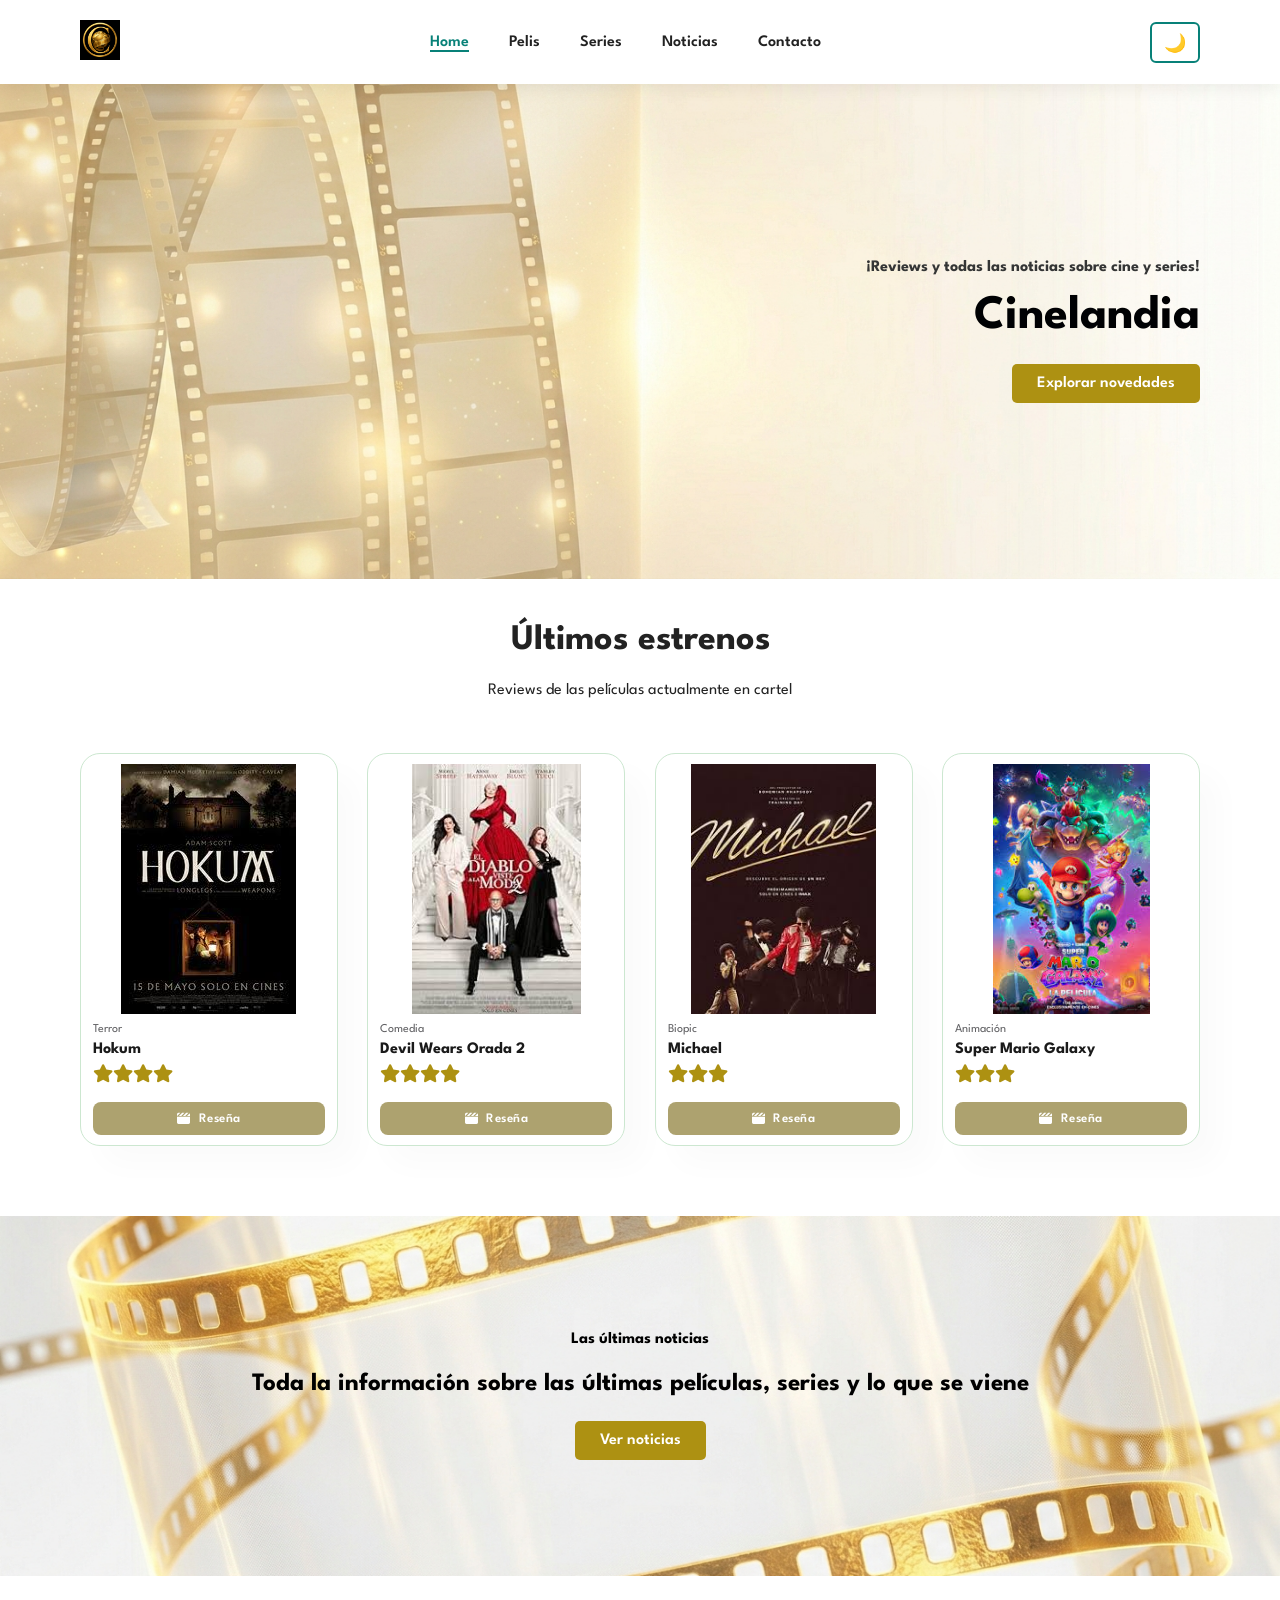
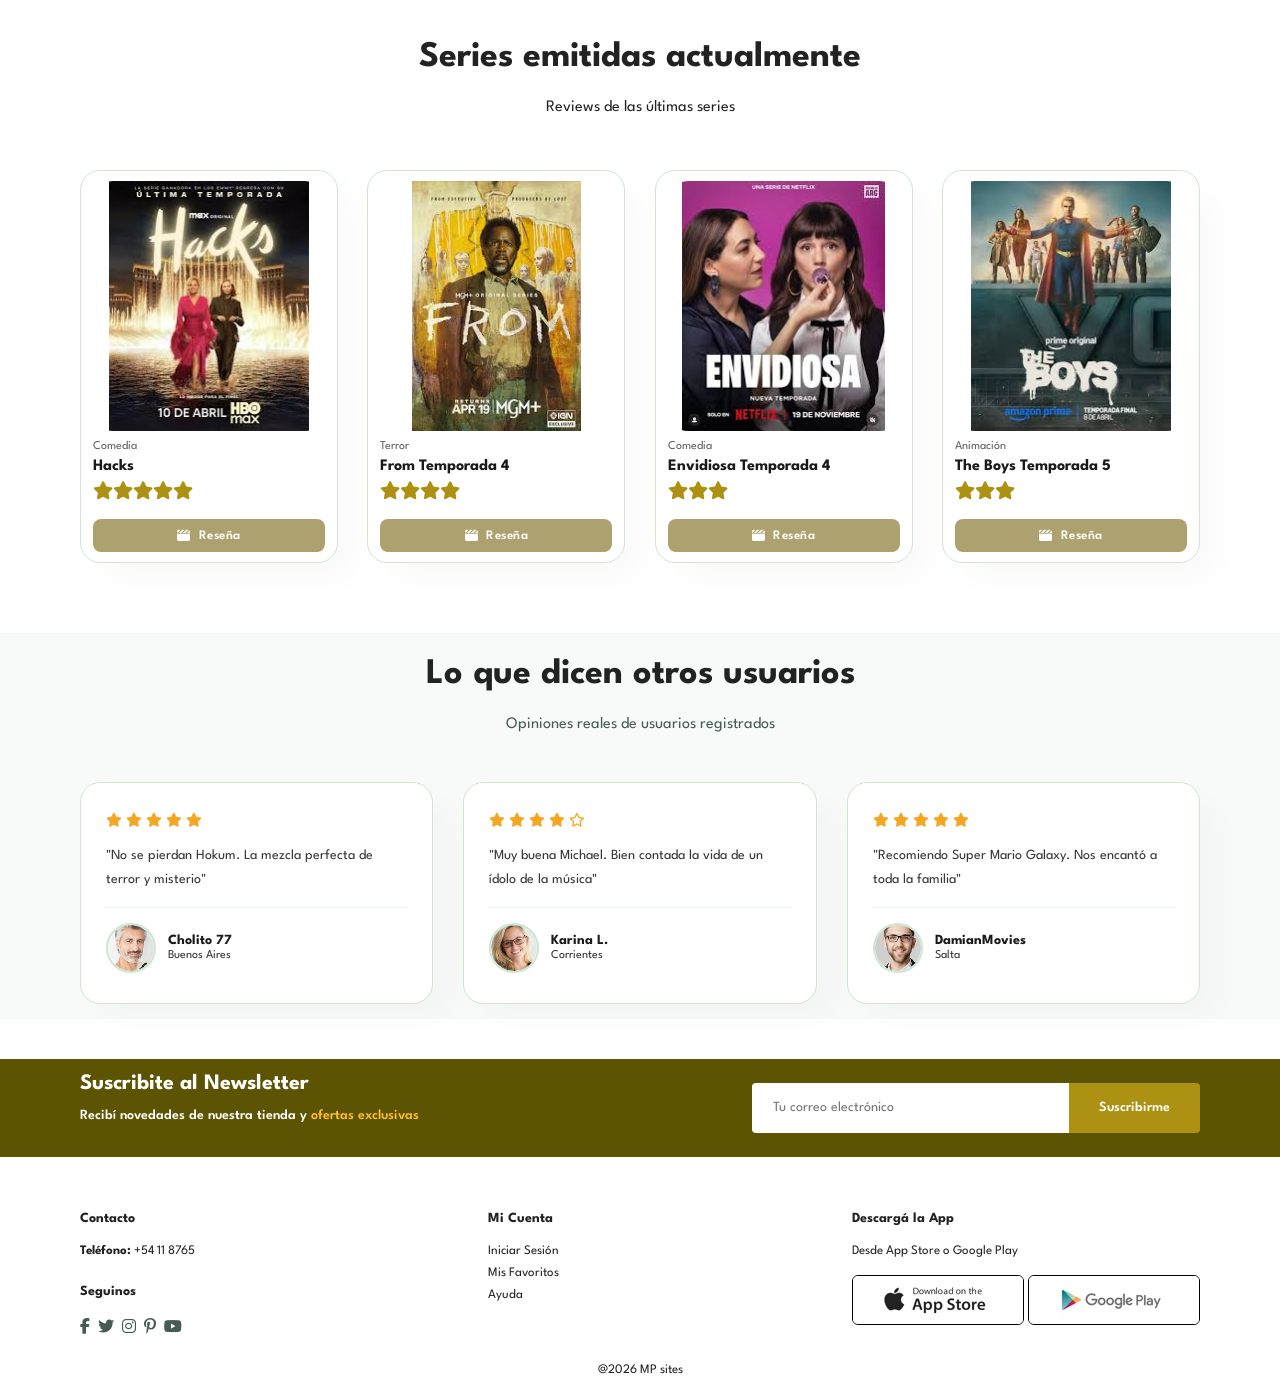
<file: index.html>
<!DOCTYPE html>
<html lang="es">

<head>
    <meta charset="UTF-8">
    <meta http-equiv="X-UA-Compatible" content="IE=edge">
    <meta name="viewport" content="width=device-width, initial-scale=1.0">
    <meta property="og:title" content="Cinelandia">
    <meta property="og:image" content="img/hero_banner_image.png">
    <meta name="description" content="Cinelandia. Descubrí películas, series y noticias del mundo del cine.">
    <title>Cinelandia - Home</title>
    <!-- Font Awesome: librería de íconos -->
    <link rel="stylesheet" href="https://cdnjs.cloudflare.com/ajax/libs/font-awesome/6.5.2/css/all.min.css">
    <!-- Hoja de estilos principal -->
    <link rel="stylesheet" href="styles.css">
</head>

<body>

        <!-- ==================== HEADER ==================== -->
    <!-- Barra de navegación fija en la parte superior -->
    <header class="header">
        <a href="index.html">
            <img src="img/logo_cinelandia.png" class="logo" alt="Logo Cinelandia" width="40px" height="40px">
        </a>
        <div>
            <ul id="navbar" class="navbar">
              <li><a class="active"href="index.html">Home</a></li>
              <li><a href="pelis/pelis.html">Pelis</a></li>
              <li><a href="series/series.html">Series</a></li>
              <li><a href="noticias/noticias.html">Noticias</a></li>
              <li><a href="contacto/contacto.html">Contacto</a></li>
            </ul>
        </div>
            <button
            id="darkModeBtn"
            class="dark-btn"
            aria-label="Modo oscuro">
            🌙
            </button>
        <!-- Versión mobile: ícono hamburguesa -->
        <div class="mobile">
            <a href="pages/carrito.html">
                <i class="fa fa-shopping-bag" aria-hidden="true"></i>
            </a>
            <i id="bar" class="fas fa-bars"></i>
        </div>
    </header>

    <main>

        <!-- ==================== HERO ==================== -->
        <!-- Sección principal con imagen de fondo y llamada a la acción -->
        <section class="hero">
            <div class="hero-content">
                <h4>¡Reviews y todas las noticias sobre cine y series!</h4>
                <h1>Cinelandia</h1>
                <a href="noticias/noticias.html" class="btn-noticias">Explorar novedades</a>
            </div>
        </section>

        <!-- ==================== PELICULAS ==================== -->
        <!-- Sección de peliculas destacadas usando Flexbox -->
        <section class="section-productos section-p1">
            <h2>Últimos estrenos</h2>
            <p>Reviews de las películas actualmente en cartel</p>
            <div class="productos-container">

                <!-- Card de producto -->
                <div class="producto">
                    <img src="img/productos/Hokum.jpg" alt="Hokum">
                    <div class="producto-descripcion">
                        <span>Terror</span>
                        <h5>Hokum</h5>
                        <h4><i class="fa-solid fa-star"></i><i class="fa-solid fa-star"></i><i class="fa-solid fa-star"></i><i class="fa-solid fa-star"></i></h4>
                    </div>
                    <a href="#" class="carrito">
                        <i class="fa-solid fa-clapperboard"></i> Reseña
                    </a>
                </div>

                <div class="producto">
                    <img src="img/productos/DevilWearsPrada2.jpg" alt="Devil Wears Prada 2">
                    <div class="producto-descripcion">
                        <span>Comedia</span>
                        <h5>Devil Wears Orada 2</h5>
                        <h4><i class="fa-solid fa-star"></i><i class="fa-solid fa-star"></i><i class="fa-solid fa-star"></i><i class="fa-solid fa-star"></i></h4>
                    </div>
                    <a href="#" class="carrito">
                        <i class="fa-solid fa-clapperboard"></i> Reseña
                    </a>
                </div>

                <div class="producto">
                    <img src="img/productos/Michael.jpg" alt="Michael">
                    <div class="producto-descripcion">
                        <span>Biopic</span>
                        <h5>Michael</h5>
                        <h4><i class="fa-solid fa-star"></i><i class="fa-solid fa-star"></i><i class="fa-solid fa-star"></i></h4>
                    </div>
                    <a href="#" class="carrito">
                        <i class="fa-solid fa-clapperboard"></i> Reseña
                    </a>
                </div>

                <div class="producto">
                    <img src="img/productos/SuperMarioGalaxy.jpg" alt="Super Mario Galaxy">
                    <div class="producto-descripcion">
                        <span>Animación</span>
                        <h5>Super Mario Galaxy</h5>
                        <h4><i class="fa-solid fa-star"></i><i class="fa-solid fa-star"></i><i class="fa-solid fa-star"></i></h4>
                    </div>
                    <a href="#" class="carrito">
                        <i class="fa-solid fa-clapperboard"></i> Reseña
                    </a>
                </div>
            </div>
        </section>

        <!-- ==================== BANNER ==================== -->
        <!-- Sección promocional sobre las noticias con imagen de fondo -->
        <section class="banner section-m1">
            <h4>Las últimas noticias</h4>
            <h2>Toda la información sobre las últimas películas, series y lo que se viene</h2>
            <a href="noticias/noticias.html" class="btn-noticias">Ver noticias</a>
        </section>

        <!-- ==================== SERIES ==================== -->
        <!-- Sección de series destacadas usando Flexbox -->
        <section class="section-productos section-p2">
            <h2>Series emitidas actualmente</h2>
            <p>Reviews de las últimas series</p>
            <div class="productos-container">

                <!-- Card de producto -->
                <div class="producto">
                    <img src="img/productos/Hacks.jpg" alt="Hacks">
                    <div class="producto-descripcion">
                        <span>Comedia</span>
                        <h5>Hacks</h5>
                        <h4><i class="fa-solid fa-star"></i><i class="fa-solid fa-star"></i><i class="fa-solid fa-star"></i><i class="fa-solid fa-star"></i><i class="fa-solid fa-star"></i></h4>
                    </div>
                    <a href="#" class="carrito">
                        <i class="fa-solid fa-clapperboard"></i> Reseña
                    </a>
                </div>

                <div class="producto">
                    <img src="img/productos/From4.jpg" alt="From Temporada 4">
                    <div class="producto-descripcion">
                        <span>Terror</span>
                        <h5>From Temporada 4</h5>
                        <h4><i class="fa-solid fa-star"></i><i class="fa-solid fa-star"></i><i class="fa-solid fa-star"></i><i class="fa-solid fa-star"></i></h4>
                    </div>
                    <a href="#" class="carrito">
                        <i class="fa-solid fa-clapperboard"></i> Reseña
                    </a>
                </div>

                <div class="producto">
                    <img src="img/productos/Envidiosa4.jpg" alt="Envidiosa Temporada 4">
                    <div class="producto-descripcion">
                        <span>Comedia</span>
                        <h5>Envidiosa Temporada 4</h5>
                        <h4><i class="fa-solid fa-star"></i><i class="fa-solid fa-star"></i><i class="fa-solid fa-star"></i></h4>
                    </div>
                    <a href="#" class="carrito">
                        <i class="fa-solid fa-clapperboard"></i> Reseña
                    </a>
                </div>

                <div class="producto">
                    <img src="img/productos/TheBoys5.jpg" alt="The Boys Temporada 5">
                    <div class="producto-descripcion">
                        <span>Animación</span>
                        <h5>The Boys Temporada 5</h5>
                        <h4><i class="fa-solid fa-star"></i><i class="fa-solid fa-star"></i><i class="fa-solid fa-star"></i></h4>
                    </div>
                    <a href="#" class="carrito">
                        <i class="fa-solid fa-clapperboard"></i> Reseña
                    </a>
                </div>
            </div>
        </section>

        <!-- ==================== RESEÑAS ==================== -->
        <!-- Sección de opiniones de clientes usando CSS Grid (3 columnas) -->
        <section class="section-resenias section-p1 section-m1">
            <h2>Lo que dicen otros usuarios</h2>
            <p>Opiniones reales de usuarios registrados</p>
            <div class="resenias-container">

                <div class="resenia-card">
                    <div class="resenia-estrellas">
                        <i class="fas fa-star"></i>
                        <i class="fas fa-star"></i>
                        <i class="fas fa-star"></i>
                        <i class="fas fa-star"></i>
                        <i class="fas fa-star"></i>
                    </div>
                    <p>"No se pierdan Hokum. La mezcla perfecta de terror y misterio"</p>
                    <div class="resenia-autor">
                        <img src="img/people/Cholito77.png" alt="Cholito77">
                        <div>
                            <h5>Cholito 77</h5>
                            <span>Buenos Aires</span>
                        </div>
                    </div>
                </div>

                <div class="resenia-card">
                    <div class="resenia-estrellas">
                        <i class="fas fa-star"></i>
                        <i class="fas fa-star"></i>
                        <i class="fas fa-star"></i>
                        <i class="fas fa-star"></i>
                        <i class="far fa-star"></i>
                    </div>
                    <p>"Muy buena Michael. Bien contada la vida de un ídolo de la música"</p>
                    <div class="resenia-autor">
                        <img src="img/people/Karina L..png" alt="Karina L.">
                        <div>
                            <h5>Karina L.</h5>
                            <span>Corrientes</span>
                        </div>
                    </div>
                </div>

                <div class="resenia-card">
                    <div class="resenia-estrellas">
                        <i class="fas fa-star"></i>
                        <i class="fas fa-star"></i>
                        <i class="fas fa-star"></i>
                        <i class="fas fa-star"></i>
                        <i class="fas fa-star"></i>
                    </div>
                    <p>"Recomiendo Super Mario Galaxy. Nos encantó a toda la familia"</p>
                    <div class="resenia-autor">
                        <img src="img/people/DamianMovies.png" alt="DamianMovies">
                        <div>
                            <h5>DamianMovies</h5>
                            <span>Salta</span>
                        </div>
                    </div>
                </div>

            </div>
        </section>

                <!-- ==================== NEWSLETTER ==================== -->
        <!-- Sección de suscripción por email -->
        <section class="newsletter section-p1 section-m1">
            <div class="newstext">
                <h4>Suscribite al Newsletter</h4>
                <p>Recibí novedades de nuestra tienda y <span>ofertas exclusivas</span></p>
            </div>
            <div class="form">
                <input type="text" placeholder="Tu correo electrónico">
                <button>Suscribirme</button>
            </div>
        </section>

    </main>

    <!-- ==================== FOOTER ==================== -->
    <!-- Pie de página con información de contacto y enlaces -->
    <footer class="section-p1">
        <div class="col">
            <h4>Contacto</h4>
            <p><strong>Teléfono:</strong> +54 11 8765</p>
            <div class="follow">
                <h4>Seguinos</h4>
                <div class="icon">
                    <i class="fab fa-facebook-f"></i>
                    <i class="fab fa-twitter"></i>
                    <i class="fab fa-instagram"></i>
                    <i class="fab fa-pinterest-p"></i>
                    <i class="fab fa-youtube"></i>
                </div>
            </div>
        </div>
        <div class="col">
            <h4>Mi Cuenta</h4>
            <a href="#">Iniciar Sesión</a>
            <a href="#">Mis Favoritos</a>
            <a href="#">Ayuda</a>
        </div>
        <div class="col install">
            <h4>Descargá la App</h4>
            <p>Desde App Store o Google Play</p>
            <div class="row">
                <img src="img/pay/app.jpg" alt="App Store">
                <img src="img/pay/play.jpg" alt="Google Play">
            </div>
            
        </div>
        <div class="copyright">
            <p>@2026 MP sites</p>
        </div>
    </footer>

    <script src="js/script.js"></script>
</body>

</html>
</file>
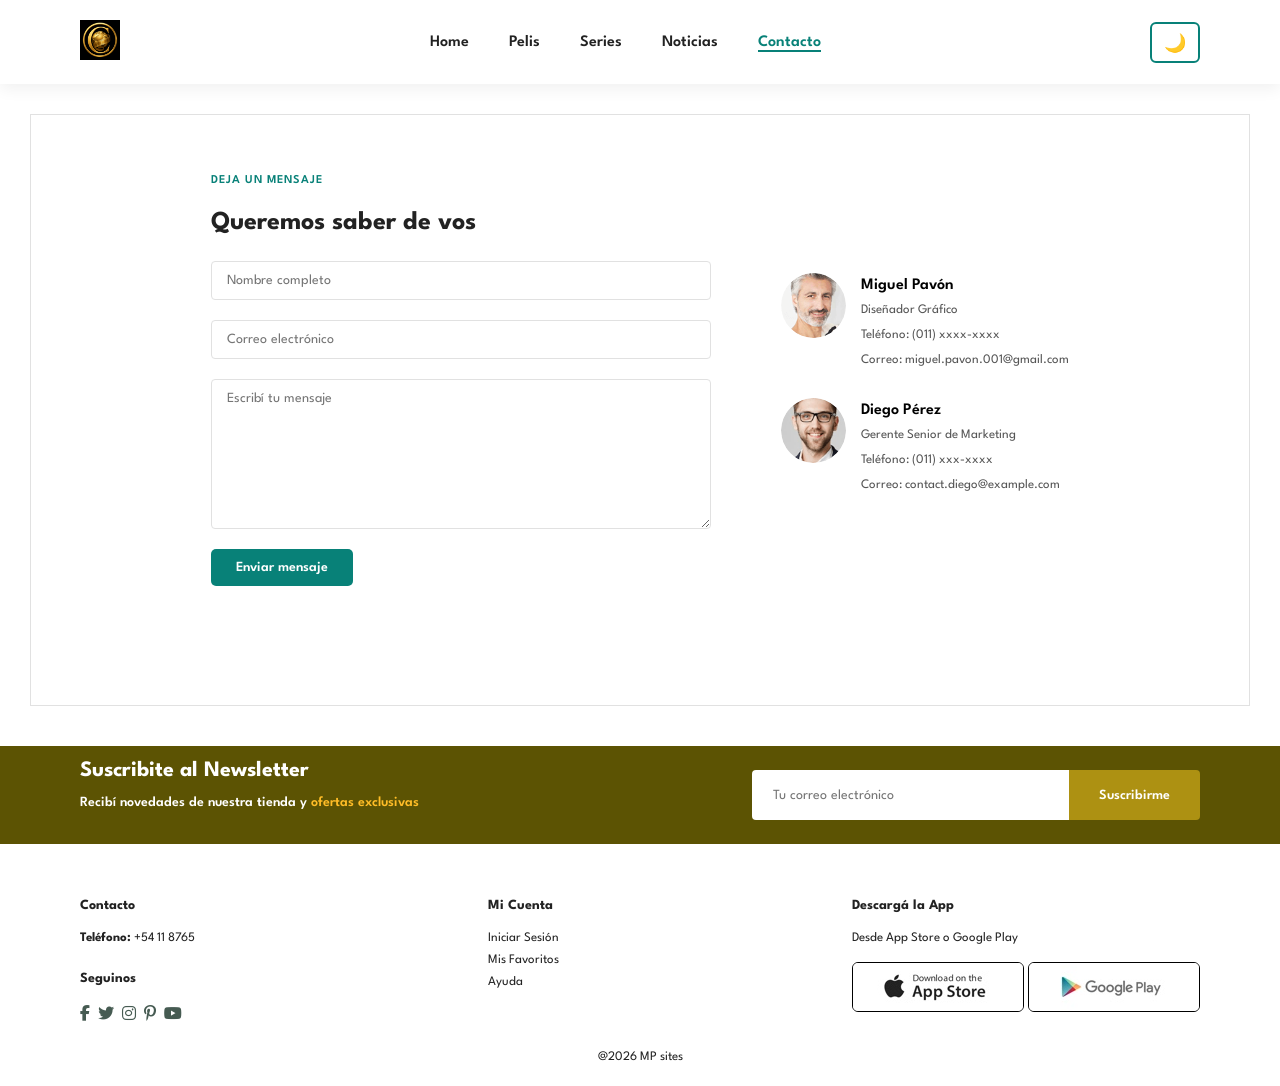
<file: contacto/contacto.html>
<!DOCTYPE html>
<html lang="es">

<head>
    <meta charset="UTF-8">
    <meta http-equiv="X-UA-Compatible" content="IE=edge">
    <meta name="viewport" content="width=device-width, initial-scale=1.0">
    <meta property="og:title" content="Cinelandia">
    <meta property="og:image" content="img/hero_banner_image.png">
    <meta name="description" content="Cinelandia. Descubrí películas, series y noticias del mundo del cine.">
    <title>Cinelandia - Contacto</title>
    <!-- Font Awesome: librería de íconos -->
    <link rel="stylesheet" href="https://cdnjs.cloudflare.com/ajax/libs/font-awesome/6.5.2/css/all.min.css">
    <link rel="stylesheet" href="../styles.css">
    <link rel="icon" href="img/logo_cinelandia.png">
    <!-- Estilos específicos de la página de contacto -->
    <link rel="stylesheet" href="contacto.css">
</head>

<body>

    <!-- ==================== HEADER ==================== -->
    <!-- Barra de navegación fija en la parte superior -->
    <header class="header">
        <a href="../index.html">
            <img src="../img/logo_cinelandia.png" class="logo" alt="Logo Cinelandia" width="40px" height="40px">
        </a>
        <div>
            <ul id="navbar" class="navbar">
              <li><a href="../index.html">Home</a></li>
              <li><a href="../pelis/pelis.html">Pelis</a></li>
              <li><a href="../series/series.html">Series</a></li>
              <li><a href="../noticias/noticias.html">Noticias</a></li>
              <li><a class="active" href="../contacto/contacto.html">Contacto</a></li>
            </ul>
        </div>
            <button id="darkModeBtn" class="dark-btn" aria-label="Modo oscuro">🌙</button>
        <!-- Versión mobile: ícono hamburguesa -->
        <div class="mobile">
            <a href="pages/carrito.html">
                <i class="fa fa-shopping-bag" aria-hidden="true"></i>
            </a>
            <i id="bar" class="fas fa-bars"></i>
        </div>
    </header>

    <main>

        <!-- ==================== FORMULARIO DE CONTACTO ==================== -->
        <!-- Sección principal con el formulario y datos del equipo -->
        <!-- El formulario usa Formspree para el envío real de datos -->
        <section class="form-details">

                    <!-- Formulario conectado a Formspree -->
                    <form id="contactoForm">

                        <span>DEJA UN MENSAJE</span>
                        <h2>Queremos saber de vos</h2>

                        <input
                            type="text"
                            id="nombre"
                            name="nombre"
                            placeholder="Nombre completo"
                            required
                            minlength="3"
                            maxlength="50"
                        >

                        <input
                            type="email"
                            id="email"
                            name="email"
                            placeholder="Correo electrónico"
                            required
                        >

                        <textarea
                            id="mensaje"
                            name="mensaje"
                            placeholder="Escribí tu mensaje"
                            rows="6"
                            required
                            minlength="10"
                            maxlength="500"
                        ></textarea>

                        <button
                            id="btnEnviar"
                            type="submit">
                            Enviar mensaje
                        </button>

                        <p id="respuesta"></p>

                    </form>     

            <!-- Información del equipo de contacto -->
            <div class="people">
                <div>
                    <img src="../img/people/Cholito77.png" alt="Miguel Pavón">
                    <p>
                        <span>Miguel Pavón</span>
                        Diseñador Gráfico <br>
                        Teléfono: (011) xxxx-xxxx <br>
                        Correo: miguel.pavon.001@gmail.com
                    </p>
                </div>
                <div>
                    <img src="../img/people/DamianMovies.png" alt="Diego Pérez">
                    <p>
                        <span>Diego Pérez</span>
                        Gerente Senior de Marketing <br>
                        Teléfono: (011) xxx-xxxx <br>
                        Correo: contact.diego@example.com
                    </p>
                </div>
            </div>

        </section>

        <!-- ==================== NEWSLETTER ==================== -->
        <!-- Sección de suscripción por email - igual que en home -->
        <section class="newsletter section-p1 section-m1">
            <div class="newstext">
                <h4>Suscribite al Newsletter</h4>
                <p>Recibí novedades de nuestra tienda y <span>ofertas exclusivas</span></p>
            </div>
            <div class="form">
                <input type="text" placeholder="Tu correo electrónico">
                <button>Suscribirme</button>
            </div>
        </section>

    </main>

        <!-- ==================== FOOTER ==================== -->
    <!-- Pie de página con información de contacto y enlaces -->
    <footer class="section-p1">
        <div class="col">
            <h4>Contacto</h4>
            <p><strong>Teléfono:</strong> +54 11 8765</p>
            <div class="follow">
                <h4>Seguinos</h4>
                <div class="icon">
                    <i class="fab fa-facebook-f"></i>
                    <i class="fab fa-twitter"></i>
                    <i class="fab fa-instagram"></i>
                    <i class="fab fa-pinterest-p"></i>
                    <i class="fab fa-youtube"></i>
                </div>
            </div>
        </div>
        <div class="col">
            <h4>Mi Cuenta</h4>
            <a href="#">Iniciar Sesión</a>
            <a href="#">Mis Favoritos</a>
            <a href="#">Ayuda</a>
        </div>
        <div class="col install">
            <h4>Descargá la App</h4>
            <p>Desde App Store o Google Play</p>
            <div class="row">
                <img src="../img/pay/app.jpg" alt="App Store">
                <img src="../img/pay/play.jpg" alt="Google Play">
            </div>
            
        </div>
        <div class="copyright">
            <p>@2026 MP sites</p>
        </div>
    </footer>

    <script src="../js/script.js"></script>
</body>

</html>
</file>
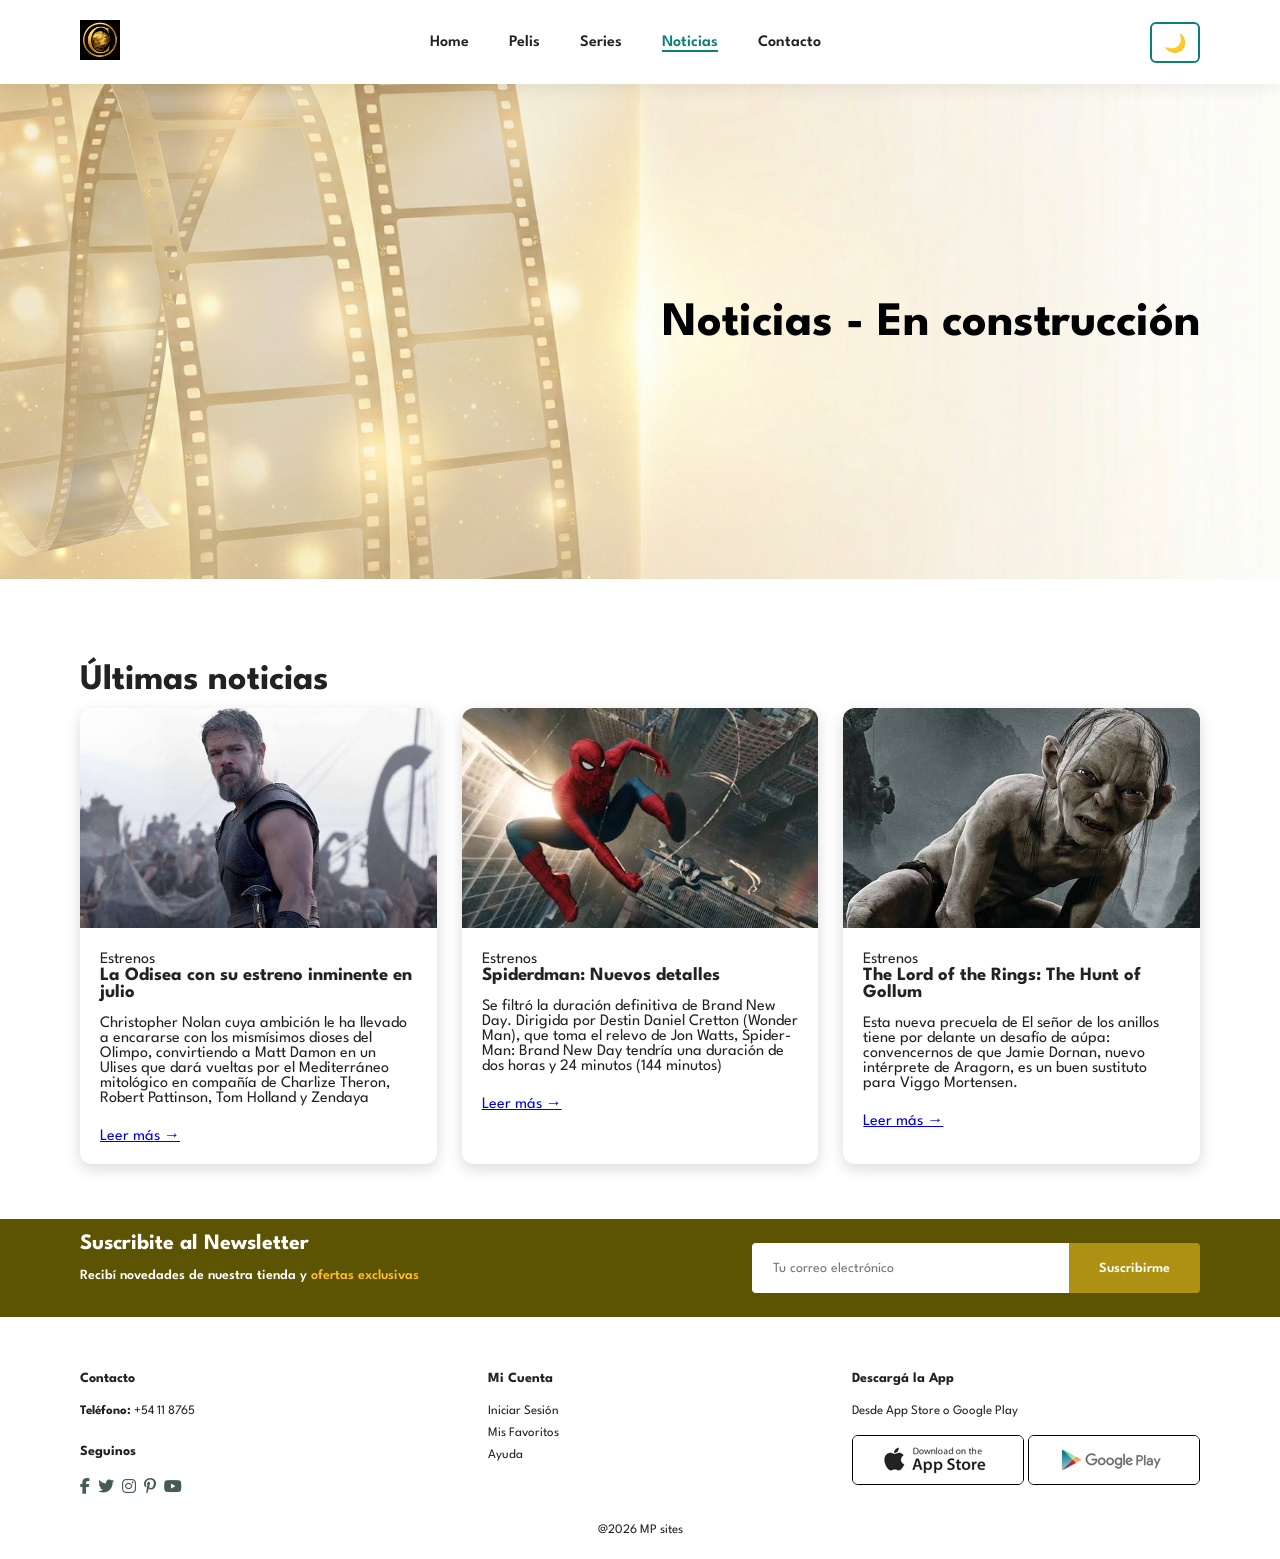
<file: noticias/noticias.html>
<!DOCTYPE html>
<html lang="es">

<head>
    <meta charset="UTF-8">
    <meta http-equiv="X-UA-Compatible" content="IE=edge">
    <meta name="viewport" content="width=device-width, initial-scale=1.0">
    <meta property="og:title" content="Cinelandia">
    <meta property="og:image" content="img/hero_banner_image.png">
    <meta name="description" content="Cinelandia. Descubrí películas, series y noticias del mundo del cine.">
    <title>Cinelandia - Noticias</title>
    <!-- Font Awesome: librería de íconos -->
    <link rel="stylesheet" href="https://cdnjs.cloudflare.com/ajax/libs/font-awesome/6.5.2/css/all.min.css">
    <link rel="stylesheet" href="../styles.css">
    <link rel="icon" href="img/logo_cinelandia.png">
    <link rel="stylesheet" href="noticias.css">

</head>

<body>

    <!-- ==================== HEADER ==================== -->
    <!-- Barra de navegación fija en la parte superior -->
    <header class="header">
        <a href="index.html">
            <img src="../img/logo_cinelandia.png" class="logo" alt="Logo Cinelandia" width="40px" height="40px">
        </a>
        <div>
            <ul id="navbar" class="navbar">
              <li><a href="../index.html">Home</a></li>
              <li><a href="../pelis/pelis.html">Pelis</a></li>
              <li><a href="../series/series.html">Series</a></li>
              <li><a class="active" href="../noticias/noticias.html">Noticias</a></li>
              <li><a href="../contacto/contacto.html">Contacto</a></li>
            </ul>
        </div>
            <button id="darkModeBtn" class="dark-btn" aria-label="Modo oscuro">🌙</button>
        <!-- Versión mobile: ícono hamburguesa -->
        <div class="mobile">
            <i id="bar" class="fas fa-bars"></i>
        </div>
    </header>

    <main>

        <!-- ==================== HERO ==================== -->
        <!-- Sección principal con imagen de fondo y llamada a la acción -->
        <section class="hero">
            <div class="hero-content">
                <h1>Noticias - En construcción</h1>
            </div>
        </section>

    <section class="news section-p1">

    <h2>Últimas noticias</h2>

    <div class="news-grid">

        <article class="news-card">

            <img src="../img/noticias/la_odisea.jpg" alt="La Odisea news">

            <div class="news-info">

                <span class="categoria">
                    Estrenos
                </span>
                <h3>
                    La Odisea con su estreno inminente en julio
                </h3>
                <p>
                    Christopher Nolan cuya ambición le ha llevado a encararse con los mismísimos dioses del Olimpo, convirtiendo a Matt Damon en un Ulises que dará vueltas por el Mediterráneo mitológico en compañía de Charlize Theron, Robert Pattinson, Tom Holland y Zendaya
                </p>
                <a href="#">Leer más →</a>
            </div>
        </article>

        <article class="news-card">

            <img src="../img/noticias/spiderman_2026.jpg" alt="Spiderman 2026 news">

            <div class="news-info">

                <span class="categoria">
                    Estrenos
                </span>
                <h3>
                    Spiderdman: Nuevos detalles</h3>
                <p>
                     Se filtró la duración definitiva de Brand New Day. Dirigida por Destin Daniel Cretton (Wonder Man), que toma el relevo de Jon Watts, Spider-Man: Brand New Day tendría una duración de dos horas y 24 minutos (144 minutos)
                </p>
                <a href="#">Leer más →</a>
            </div>
        </article>

        <article class="news-card">

            <img src="../img/noticias/thehuntofgollum.jpg" alt="Lord of the Rings news">

            <div class="news-info">

                <span class="categoria">
                    Estrenos
                </span>
                <h3>
                    The Lord of the Rings: The Hunt of Gollum</h3>
                </h3>
                <p>
                   Esta nueva precuela de El señor de los anillos tiene por delante un desafío de aúpa: convencernos de que Jamie Dornan, nuevo intérprete de Aragorn, es un buen sustituto para Viggo Mortensen. 
                </p>
                <a href="#">Leer más →</a>
            </div>
        </article>

    </div>
</section>

        <!-- ==================== NEWSLETTER ==================== -->
        <!-- Sección de suscripción por email -->
        <section class="newsletter section-p1 section-m1">
            <div class="newstext">
                <h4>Suscribite al Newsletter</h4>
                <p>Recibí novedades de nuestra tienda y <span>ofertas exclusivas</span></p>
            </div>
            <div class="form">
                <input type="text" placeholder="Tu correo electrónico">
                <button>Suscribirme</button>
            </div>
        </section>

    </main>

    <!-- ==================== FOOTER ==================== -->
    <!-- Pie de página con información de contacto y enlaces -->
    <footer class="section-p1">
        <div class="col">
            <h4>Contacto</h4>
            <p><strong>Teléfono:</strong> +54 11 8765</p>
            <div class="follow">
                <h4>Seguinos</h4>
                <div class="icon">
                    <i class="fab fa-facebook-f"></i>
                    <i class="fab fa-twitter"></i>
                    <i class="fab fa-instagram"></i>
                    <i class="fab fa-pinterest-p"></i>
                    <i class="fab fa-youtube"></i>
                </div>
            </div>
        </div>
        <div class="col">
            <h4>Mi Cuenta</h4>
            <a href="#">Iniciar Sesión</a>
            <a href="#">Mis Favoritos</a>
            <a href="#">Ayuda</a>
        </div>
        <div class="col install">
            <h4>Descargá la App</h4>
            <p>Desde App Store o Google Play</p>
            <div class="row">
                <img src="../img/pay/app.jpg" alt="App Store">
                <img src="../img/pay/play.jpg" alt="Google Play">
            </div>
            
        </div>
        <div class="copyright">
            <p>@2026 MP sites</p>
        </div>
    </footer>

    <script src="../js/script.js"></script>

</body>

</html>
</file>
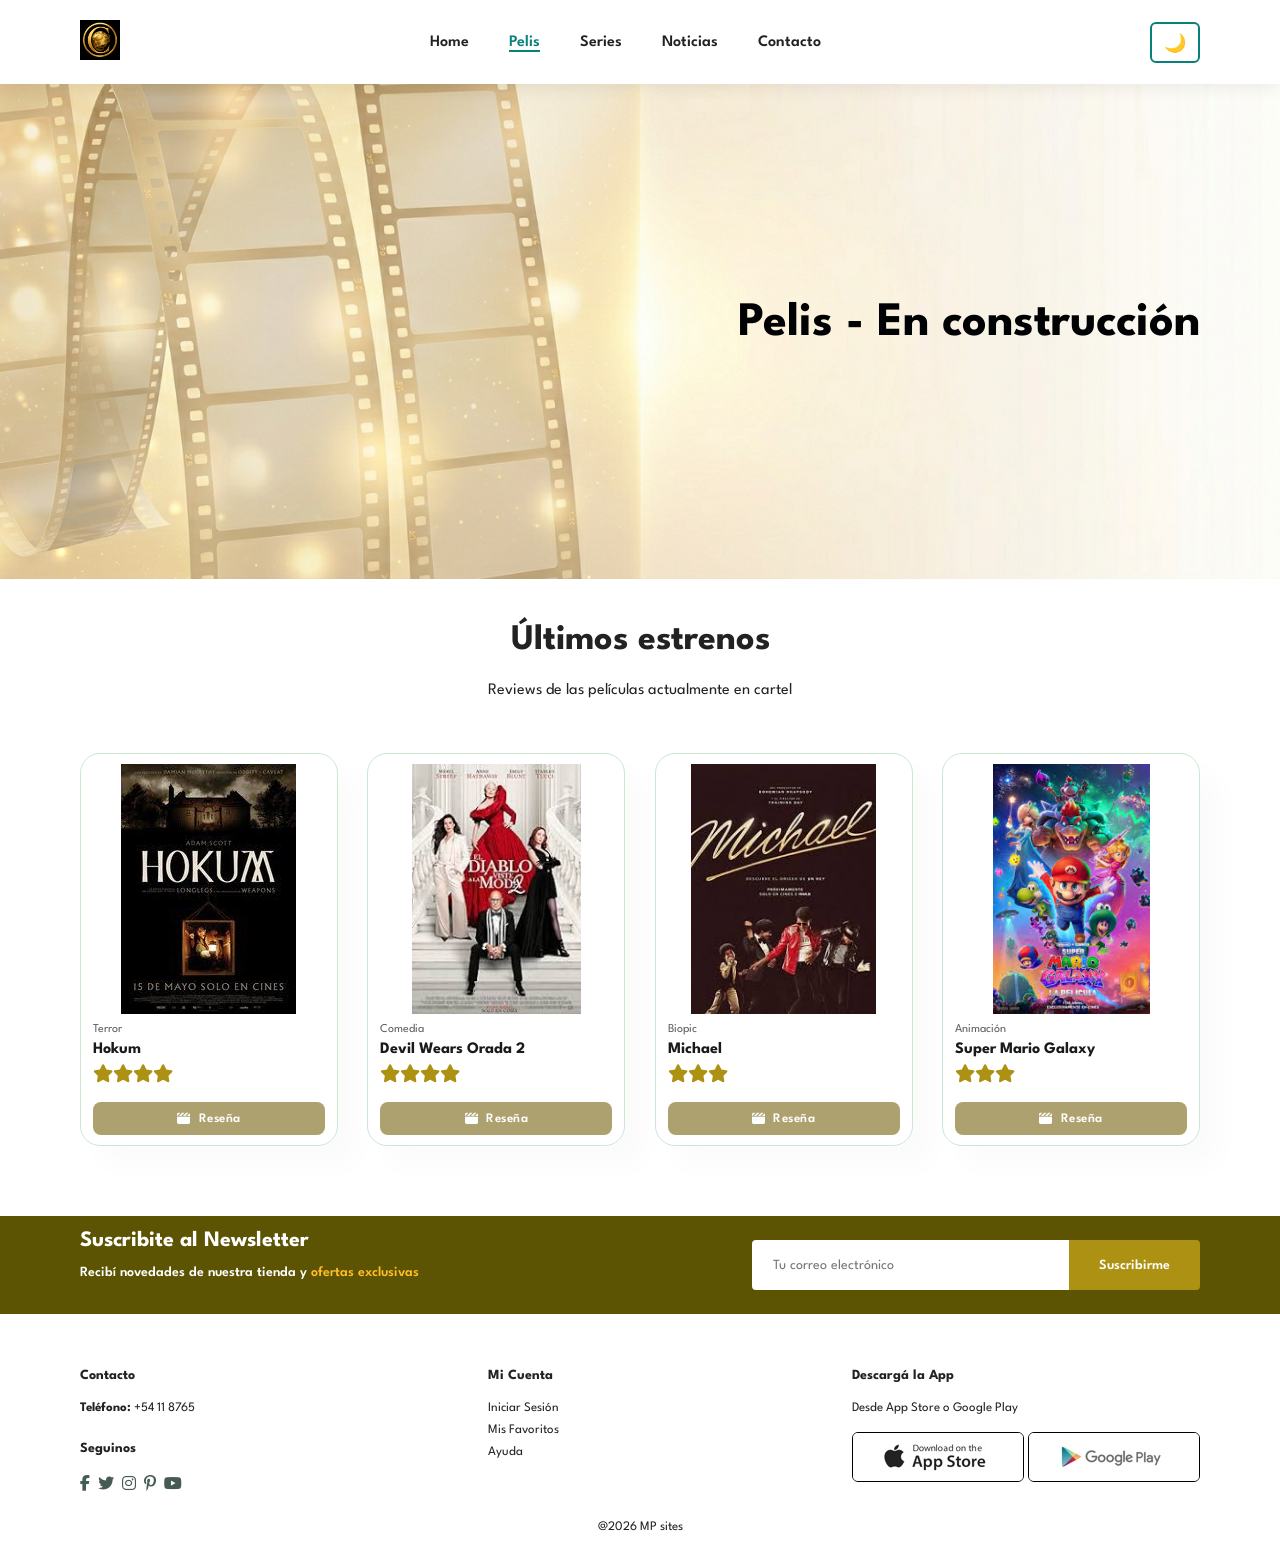
<file: pelis/pelis.html>
<!DOCTYPE html>
<html lang="es">

<head>
    <meta charset="UTF-8">
    <meta http-equiv="X-UA-Compatible" content="IE=edge">
    <meta name="viewport" content="width=device-width, initial-scale=1.0">
    <meta property="og:title" content="Cinelandia">
    <meta property="og:image" content="img/hero_banner_image.png">
    <meta name="description" content="Cinelandia. Descubrí películas, series y noticias del mundo del cine.">
    <title>Cinelandia - Películas</title>
    <!-- Font Awesome: librería de íconos -->
    <link rel="stylesheet" href="https://cdnjs.cloudflare.com/ajax/libs/font-awesome/6.5.2/css/all.min.css">
    <link rel="stylesheet" href="../styles.css">
    <link rel="icon" href="img/logo_cinelandia.png">
</head>

<body>

    <!-- ==================== HEADER ==================== -->
    <!-- Barra de navegación fija en la parte superior -->
    <header class="header">
        <a href="index.html">
            <img src="../img/logo_cinelandia.png" class="logo" alt="Logo Cinelandia" width="40px" height="40px">
        </a>
        <div>
            <ul id="navbar" class="navbar">
              <li><a href="../index.html">Home</a></li>
              <li><a class="active" href="../pelis/pelis.html">Pelis</a></li>
              <li><a href="../series/series.html">Series</a></li>
              <li><a href="../noticias/noticias.html">Noticias</a></li>
              <li><a href="../contacto/contacto.html">Contacto</a></li>
            </ul>
        </div>
            <button id="darkModeBtn" class="dark-btn" aria-label="Modo oscuro">🌙</button>
        <!-- Versión mobile: ícono hamburguesa -->
        <div class="mobile">
            <a href="pages/carrito.html">
                <i class="fa fa-shopping-bag" aria-hidden="true"></i>
            </a>
            <i id="bar" class="fas fa-bars"></i>
        </div>
    </header>

    <main>

        <!-- ==================== HERO ==================== -->
        <!-- Sección principal con imagen de fondo y llamada a la acción -->
        <section class="hero">
            <div class="hero-content">
                <h1>Pelis - En construcción</h1>
            </div>
        </section>

        <!-- ==================== PELICULAS ==================== -->
        <!-- Sección de peliculas destacadas usando Flexbox -->
        <section class="section-productos section-p1">
            <h2>Últimos estrenos</h2>
            <p>Reviews de las películas actualmente en cartel</p>
            <div class="productos-container">

                <!-- Card de producto -->
                <div class="producto">
                    <img src="../img/productos/Hokum.jpg" alt="Hokum">
                    <div class="producto-descripcion">
                        <span>Terror</span>
                        <h5>Hokum</h5>
                        <h4><i class="fa-solid fa-star"></i><i class="fa-solid fa-star"></i><i class="fa-solid fa-star"></i><i class="fa-solid fa-star"></i></h4>
                    </div>
                    <a href="#" class="carrito">
                        <i class="fa-solid fa-clapperboard"></i> Reseña
                    </a>
                </div>

                <div class="producto">
                    <img src="../img/productos/DevilWearsPrada2.jpg" alt="Devil Wears Prada 2">
                    <div class="producto-descripcion">
                        <span>Comedia</span>
                        <h5>Devil Wears Orada 2</h5>
                        <h4><i class="fa-solid fa-star"></i><i class="fa-solid fa-star"></i><i class="fa-solid fa-star"></i><i class="fa-solid fa-star"></i></h4>
                    </div>
                    <a href="#" class="carrito">
                        <i class="fa-solid fa-clapperboard"></i> Reseña
                    </a>
                </div>

                <div class="producto">
                    <img src="../img/productos/Michael.jpg" alt="Michael">
                    <div class="producto-descripcion">
                        <span>Biopic</span>
                        <h5>Michael</h5>
                        <h4><i class="fa-solid fa-star"></i><i class="fa-solid fa-star"></i><i class="fa-solid fa-star"></i></h4>
                    </div>
                    <a href="#" class="carrito">
                        <i class="fa-solid fa-clapperboard"></i> Reseña
                    </a>
                </div>

                <div class="producto">
                    <img src="../img/productos/SuperMarioGalaxy.jpg" alt="Super Mario Galaxy">
                    <div class="producto-descripcion">
                        <span>Animación</span>
                        <h5>Super Mario Galaxy</h5>
                        <h4><i class="fa-solid fa-star"></i><i class="fa-solid fa-star"></i><i class="fa-solid fa-star"></i></h4>
                    </div>
                    <a href="#" class="carrito">
                        <i class="fa-solid fa-clapperboard"></i> Reseña
                    </a>
                </div>
            </div>
        </section>

        <!-- ==================== NEWSLETTER ==================== -->
        <!-- Sección de suscripción por email -->
        <section class="newsletter section-p1 section-m1">
            <div class="newstext">
                <h4>Suscribite al Newsletter</h4>
                <p>Recibí novedades de nuestra tienda y <span>ofertas exclusivas</span></p>
            </div>
            <div class="form">
                <input type="text" placeholder="Tu correo electrónico">
                <button>Suscribirme</button>
            </div>
        </section>

    </main>

    <!-- ==================== FOOTER ==================== -->
    <!-- Pie de página con información de contacto y enlaces -->
    <footer class="section-p1">
        <div class="col">
            <h4>Contacto</h4>
            <p><strong>Teléfono:</strong> +54 11 8765</p>
            <div class="follow">
                <h4>Seguinos</h4>
                <div class="icon">
                    <i class="fab fa-facebook-f"></i>
                    <i class="fab fa-twitter"></i>
                    <i class="fab fa-instagram"></i>
                    <i class="fab fa-pinterest-p"></i>
                    <i class="fab fa-youtube"></i>
                </div>
            </div>
        </div>
        <div class="col">
            <h4>Mi Cuenta</h4>
            <a href="#">Iniciar Sesión</a>
            <a href="#">Mis Favoritos</a>
            <a href="#">Ayuda</a>
        </div>
        <div class="col install">
            <h4>Descargá la App</h4>
            <p>Desde App Store o Google Play</p>
            <div class="row">
            <img src="../img/pay/app.jpg" alt="App Store">
            <img src="../img/pay/play.jpg" alt="Google Play">    
            </div>
            
        </div>
        <div class="copyright">
            <p>@2026 MP sites</p>
        </div>
    </footer>

    <script src="../js/script.js"></script>

</body>

</html>
</file>
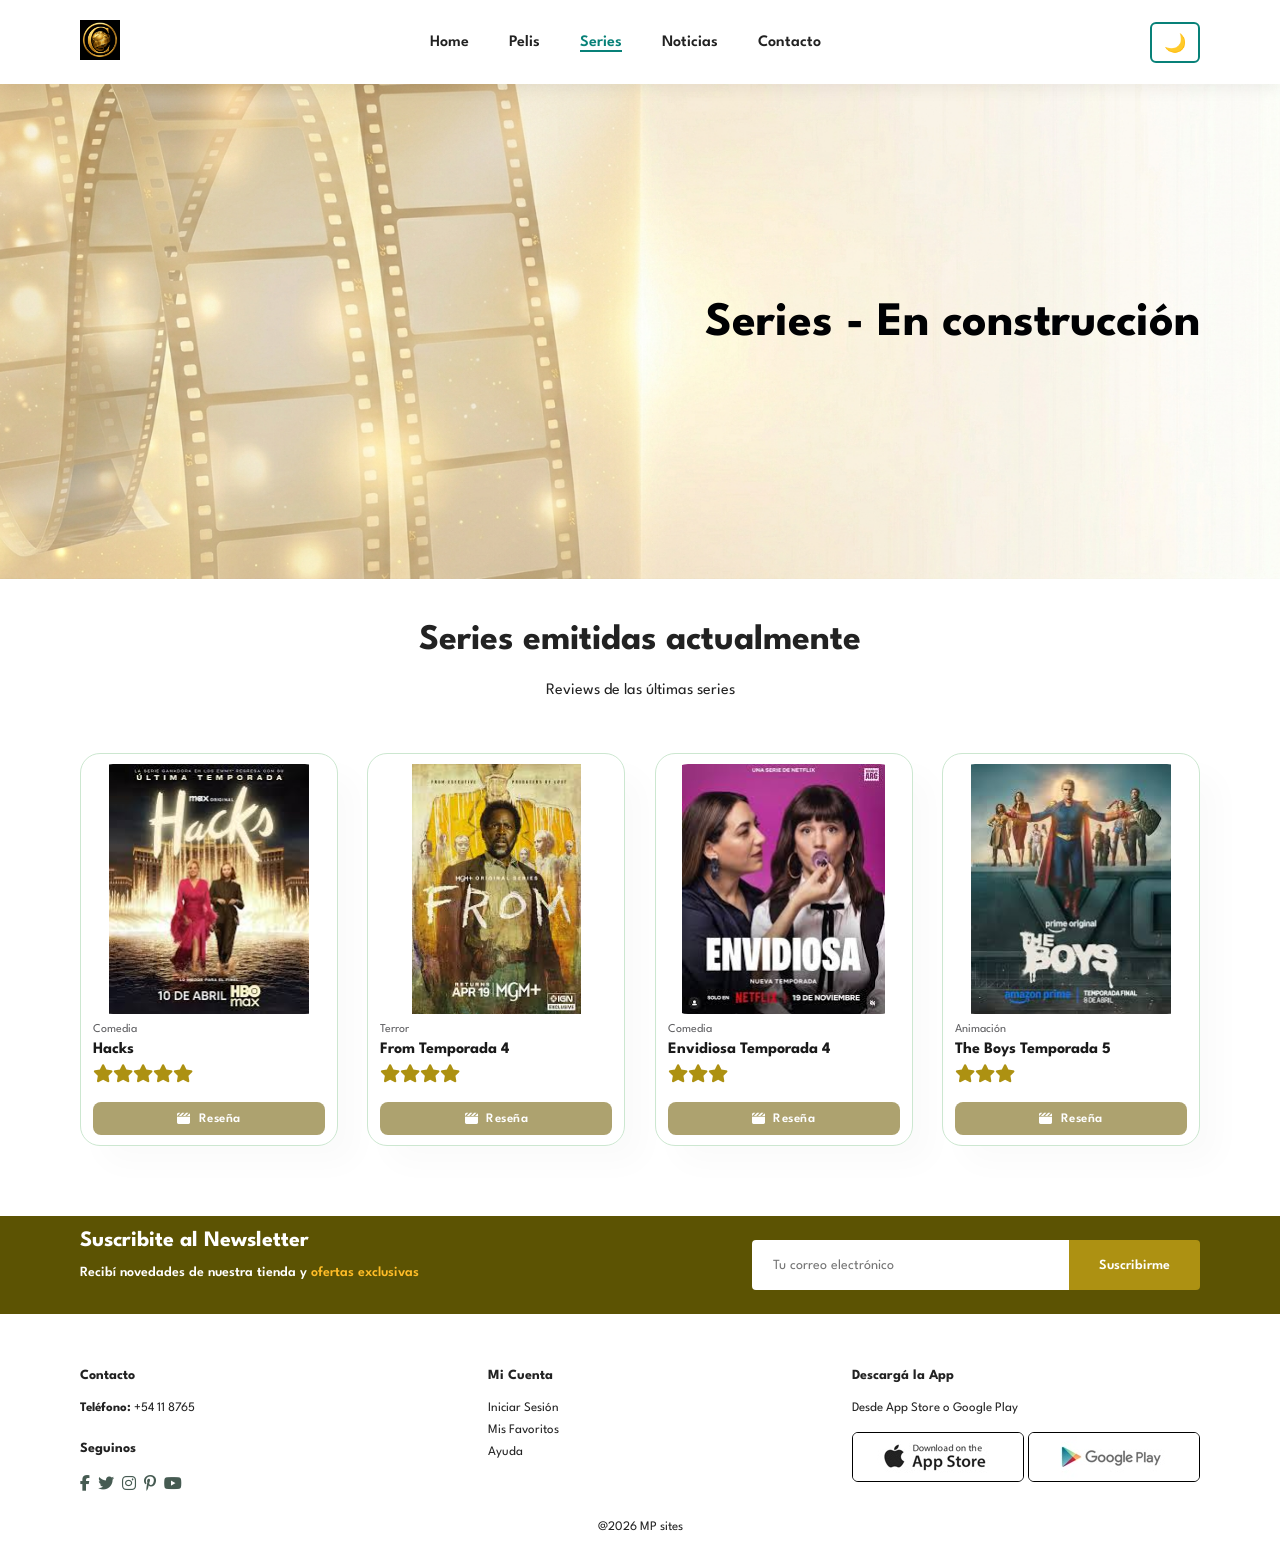
<file: series/series.html>
<!DOCTYPE html>
<html lang="es">

<head>
    <meta charset="UTF-8">
    <meta http-equiv="X-UA-Compatible" content="IE=edge">
    <meta name="viewport" content="width=device-width, initial-scale=1.0">
    <meta property="og:title" content="Cinelandia">
    <meta property="og:image" content="img/hero_banner_image.png">
    <meta name="description" content="Cinelandia. Descubrí películas, series y noticias del mundo del cine.">
    <title>Cinelandia - Series</title>
    <!-- Font Awesome: librería de íconos -->
    <link rel="stylesheet" href="https://cdnjs.cloudflare.com/ajax/libs/font-awesome/6.5.2/css/all.min.css">
    <link rel="stylesheet" href="../styles.css">
    <link rel="icon" href="img/logo_cinelandia.png">

</head>

<body>

    <!-- ==================== HEADER ==================== -->
    <!-- Barra de navegación fija en la parte superior -->
    <header class="header">
        <a href="index.html">
            <img src="../img/logo_cinelandia.png" class="logo" alt="Logo Cinelandia" width="40px" height="40px">
        </a>
        <div>
            <ul id="navbar" class="navbar">
              <li><a href="../index.html">Home</a></li>
              <li><a href="../pelis/pelis.html">Pelis</a></li>
              <li><a class="active" href="../series/series.html">Series</a></li>
              <li><a href="../noticias/noticias.html">Noticias</a></li>
              <li><a href="../contacto/contacto.html">Contacto</a></li>
            </ul>
        </div>
            <button id="darkModeBtn" class="dark-btn" aria-label="Modo oscuro">🌙</button>
        <!-- Versión mobile: ícono hamburguesa -->
        <div class="mobile">
            <a href="pages/carrito.html">
                <i class="fa fa-shopping-bag" aria-hidden="true"></i>
            </a>
            <i id="bar" class="fas fa-bars"></i>
        </div>
    </header>

    <main>

        <!-- ==================== HERO ==================== -->
        <!-- Sección principal con imagen de fondo y llamada a la acción -->
        <section class="hero">
            <div class="hero-content">
                <h1>Series - En construcción</h1>
            </div>
        </section>

        <!-- ==================== SERIES ==================== -->
        <!-- Sección de series destacadas usando Flexbox -->
        <section class="section-productos section-p2">
            <h2>Series emitidas actualmente</h2>
            <p>Reviews de las últimas series</p>
            <div class="productos-container">

                <!-- Card de producto -->
                <div class="producto">
                    <img src="../img/productos/Hacks.jpg" alt="Hacks">
                    <div class="producto-descripcion">
                        <span>Comedia</span>
                        <h5>Hacks</h5>
                        <h4><i class="fa-solid fa-star"></i><i class="fa-solid fa-star"></i><i class="fa-solid fa-star"></i><i class="fa-solid fa-star"></i><i class="fa-solid fa-star"></i></h4>
                    </div>
                    <a href="#" class="carrito">
                        <i class="fa-solid fa-clapperboard"></i> Reseña
                    </a>
                </div>

                <div class="producto">
                    <img src="../img/productos/From4.jpg" alt="From Temporada 4">
                    <div class="producto-descripcion">
                        <span>Terror</span>
                        <h5>From Temporada 4</h5>
                        <h4><i class="fa-solid fa-star"></i><i class="fa-solid fa-star"></i><i class="fa-solid fa-star"></i><i class="fa-solid fa-star"></i></h4>
                    </div>
                    <a href="#" class="carrito">
                        <i class="fa-solid fa-clapperboard"></i> Reseña
                    </a>
                </div>

                <div class="producto">
                    <img src="../img/productos/Envidiosa4.jpg" alt="Envidiosa Temporada 4">
                    <div class="producto-descripcion">
                        <span>Comedia</span>
                        <h5>Envidiosa Temporada 4</h5>
                        <h4><i class="fa-solid fa-star"></i><i class="fa-solid fa-star"></i><i class="fa-solid fa-star"></i></h4>
                    </div>
                    <a href="#" class="carrito">
                        <i class="fa-solid fa-clapperboard"></i> Reseña
                    </a>
                </div>

                <div class="producto">
                    <img src="../img/productos/TheBoys5.jpg" alt="The Boys Temporada 5">
                    <div class="producto-descripcion">
                        <span>Animación</span>
                        <h5>The Boys Temporada 5</h5>
                        <h4><i class="fa-solid fa-star"></i><i class="fa-solid fa-star"></i><i class="fa-solid fa-star"></i></h4>
                    </div>
                    <a href="#" class="carrito">
                        <i class="fa-solid fa-clapperboard"></i> Reseña
                    </a>
                </div>
            </div>
        </section>

        <!-- ==================== NEWSLETTER ==================== -->
        <!-- Sección de suscripción por email -->
        <section class="newsletter section-p1 section-m1">
            <div class="newstext">
                <h4>Suscribite al Newsletter</h4>
                <p>Recibí novedades de nuestra tienda y <span>ofertas exclusivas</span></p>
            </div>
            <div class="form">
                <input type="text" placeholder="Tu correo electrónico">
                <button>Suscribirme</button>
            </div>
        </section>

    </main>

    <!-- ==================== FOOTER ==================== -->
    <!-- Pie de página con información de contacto y enlaces -->
    <footer class="section-p1">
        <div class="col">
            <h4>Contacto</h4>
            <p><strong>Teléfono:</strong> +54 11 8765</p>
            <div class="follow">
                <h4>Seguinos</h4>
                <div class="icon">
                    <i class="fab fa-facebook-f"></i>
                    <i class="fab fa-twitter"></i>
                    <i class="fab fa-instagram"></i>
                    <i class="fab fa-pinterest-p"></i>
                    <i class="fab fa-youtube"></i>
                </div>
            </div>
        </div>
        <div class="col">
            <h4>Mi Cuenta</h4>
            <a href="#">Iniciar Sesión</a>
            <a href="#">Mis Favoritos</a>
            <a href="#">Ayuda</a>
        </div>
        <div class="col install">
            <h4>Descargá la App</h4>
            <p>Desde App Store o Google Play</p>
            <div class="row">
                <img src="../img/pay/app.jpg" alt="App Store">
                <img src="../img/pay/play.jpg" alt="Google Play">
            </div>
            
        </div>
        <div class="copyright">
            <p>@2026 MP sites</p>
        </div>
    </footer>

    <script src="../js/script.js"></script>

</body>

</html>
</file>
<file: styles.css>
/* ============================================================
   ESTILOS GENERALES
   Fuente, reset de márgenes, modo oscuro, paddings y tamaños base
   ============================================================ */

/* Google Fonts - Fuente principal del proyecto */
@import url("https://fonts.googleapis.com/css2?family=Spartan:wght@100;200;300;400;500;600;700;800;900&display=swap");

:root {
    --bg: #ffffff;
    --surface: #f8f9fa;
    --header: #ffffff;
    --header-text:#222;
    --text: #222222;
    --text-secondary: #555555;
    --primary: #088178;
    --accent: #ad9112;
    --border: #dcdcdc;
    --contact-name:#000000;
    --contact-text:#555555;
}

body.dark {
    --bg: #121212;
    --surface: #1e1e1e;
    --header: #1b1b1b;
    --header-text:#ffffff;
    --text: #f4f4f4;
    --text-secondary: #c0c0c0;
    --primary: #26a69a;
    --accent: #d4af37;
    --border: #444444;
    --contact-name:#ffffff;
    --contact-text:#d0d0d0;
}


/* ===============================
   BOTÓN MODO OSCURO
================================ */

.dark-btn{
    margin-left:20px;
    padding:8px 12px;
    border-radius:6px;
    border:2px solid #088178;
    background:white;
    color:#088178;
    cursor:pointer;
    transition:.3s;
    font-size:18px;
}

.dark-btn:hover{

    background:#088178;
    color:white;
}

body{
width:100%;
background:var(--bg);
color:var(--text);
}
.header{
    background:var(--header);
}
.newsletter{
    background:var(--newsletter);
}

/* Reset general: elimina márgenes y paddings por defecto del navegador */
* {
    margin: 0;
    padding: 0;
    box-sizing: border-box;
    font-family: "Spartan", sans-serif;
}

html {
    scroll-behavior: smooth;
}

/* Tipografía base */
h1 {
    font-size: 50px;
    line-height: 64px;
    color: var(--text);
}

h2 {
    font-size: 36px;
    line-height: 54px;
    color: var(--text);
}

h4 {
    font-size: 20px;
    color: var(--text);
}

h6 {
    font-weight: 700;
    font-size: 12px;
}

p {
    font-size: 16px;
    color: var(--text);
    margin: 15px 0 20px 0;
}


/* Clases utilitarias de espaciado reutilizadas en varias secciones */
.section-p1 {
    padding: 15px 80px;
}

/* Clases utilitarias de espaciado reutilizadas en varias secciones */
.section-p2 {
    padding: 15px 80px;
}

.section-m1 {
    margin: 40px 0;
}


/* ============================================================
   HEADER Y NAVEGACIÓN
   Barra superior fija con logo y menú
   ============================================================ */

.header {
    display: flex;
    align-items: center;
    justify-content: space-between;
    padding: 20px 80px;
    box-shadow: 0 5px 15px rgba(0, 0, 0, 0.06);
    /* El header queda fijo en la parte superior al hacer scroll */
    z-index: 999;
    position: sticky;
    top: 0;
    left: 0;
}

/* Lista de navegación horizontal */
.navbar {
    display: flex;
    align-items: center;
    justify-content: center;
}

.navbar li {
    list-style: none;
    padding: 0 20px;
}

.navbar a.active {
    color:#088178;
    border-bottom:2px solid #088178;
}

.navbar a {
    text-decoration: none;
    font-size: 16px;
    font-weight: 600;
    color:var(--header-text);
    transition: 0.3s ease;
}

.navbar a:hover {
    color: #ad9112;
}

/* Botón hamburguesa - oculto en desktop, visible en mobile */
.mobile {
    display: none;
    align-items: center;
}

/* Botón cerrar menú mobile */
.close {
    display: none;
}

/* Responsive: menú deslizante desde la derecha en pantallas pequeñas */
@media (max-width: 799px) {
    .navbar {
        display: flex;
        flex-direction: column;
        align-items: flex-start;
        justify-content: flex-start;
        position: fixed;
        top: 0;
        right: -300px;
        height: 100vh;
        width: 300px;
        background-color: #e3e6f3;
        box-shadow: 0 40px 60px rgba(0, 0, 0, 0.1);
        padding: 80px 0 0 10px;
        transition: 0.3s;
    }

    .navbar li {
        margin-bottom: 25px;
    }

    .mobile {
        display: flex;
        align-items: center;
    }

    .mobile i {
        color: #1a1a1a;
        font-size: 24px;
        padding-left: 20px;
    }

    /* Clase que se agrega con JS para mostrar el menú */
    .active {
        right: 0px;
    }

    .close {
        display: initial;
        position: absolute;
        top: 30px;
        left: 30px;
        color: #222;
        font-size: 24px;
    }
}


/* ============================================================
   HERO
   Sección principal con imagen de fondo y texto destacado
   ============================================================ */

.hero {
    background-image: url('img/hero_banner_image.png');
    display: flex;
    align-items: center;
    justify-content: flex-end;
    height: 55vh;
    width: 100%;
    background-size: cover;
    background-position: top 5% center;
    padding: 0 80px;
    margin-bottom: 20px;
}

.hero .hero-content {
    width: 50%;
    display: flex;
    flex-direction: column;
    align-items: flex-end;
    text-align: center;
    z-index: 1;
}

.hero .hero-content h4 {
    color: #343535;
    margin-bottom: 10px;
    font-size: 1rem;
}

.hero .hero-content h2 {
    color: #424242;
    font-size: 2.5rem;
    margin-bottom: 10px;
}

.hero .hero-content h1 {
    color: #000103;
    font-size: 3rem;
    margin-bottom: 15px;
}

.hero .hero-content p {
    color: #555;
    margin-bottom: 20px;
}

.hero .hero-content button {
    background-color: #ad9112;
    color: white;
    border: none;
    padding: 12px 25px;
    border-radius: 5px;
    cursor: pointer;
    transition: background-color 0.3s ease;
}

.hero .hero-content button:hover {
    background-color: #8a7502;
}

/* Responsive Hero */
@media (max-width: 1200px) {
    .hero { padding: 0 60px; }
    .hero .hero-content { width: 55%; }
}

@media (max-width: 992px) {
    .hero { height: 85vh; padding: 0 60px; }
    .hero .hero-content { width: 60%; }
    .hero .hero-content h1 { font-size: 2.5rem; }
    .hero .hero-content h2 { font-size: 2.2rem; }
    .hero .hero-content p { font-size: 0.9rem; }
}

@media (max-width: 768px) {
    .hero {
        height: 70vh;
        padding: 0 40px;
        justify-content: center;
        background-position: top center;
    }
    .hero .hero-content {
        width: 80%;
        align-items: center;
        text-align: center;
    }
    .hero .hero-content h4 { font-size: 0.9rem; }
    .hero .hero-content h2 { font-size: 1.8rem; }
    .hero .hero-content h1 { font-size: 2.2rem; }
}

@media (max-width: 480px) {
    .hero { height: 60vh; padding: 0 20px; background-position: 55% center; }
    .hero .hero-content { width: 100%; }
    .hero .hero-content h4 { font-size: 0.8rem; }
    .hero .hero-content h2 { font-size: 1.5rem; }
    .hero .hero-content h1 { font-size: 1.8rem; margin-bottom: 10px; }
    .hero .hero-content p { font-size: 0.8rem; margin-bottom: 15px; }
    .hero .hero-content button { padding: 10px 20px; font-size: 0.9rem; }
}


/* ============================================================
   SECCIÓN PRODUCTOS
   Grilla de cards con imagen, descripción y precio
   Usa Flexbox para distribuir los productos
   ============================================================ */

.section-productos {
    text-align: center;
}

/* Contenedor Flexbox de las cards */
.section-productos .productos-container {
    display: flex;
    justify-content: space-between;
    padding-top: 20px;
    flex-wrap: wrap;
}

/* Card individual de producto */
.section-productos .productos-container .producto {
    width: 23%;
    min-width: 250px;
    margin: 15px 0;
    padding: 10px 12px;
    border-radius: 20px;
    border: 1px solid #cce7d0;
    cursor: pointer;
    box-shadow: 20px 20px 30px rgba(0, 0, 0, 0.02);
    transition: 0.8s ease;
    position: relative;
    display: flex;
    flex-direction: column;
}

.section-productos .productos-container .producto img {
    width: 100%;
    border-radius: 20px;
    height: 250px;
    object-fit: contain;
    display: block;
}

/* Descripción dentro de la card */
.section-productos .productos-container .producto .producto-descripcion {
    text-align: start;
    padding: 10px 0;
    min-height: 80px;
    display: flex;
    flex-direction: column;
    justify-content: flex-start;
    flex-grow: 1;
}

.section-productos .productos-container .producto .producto-descripcion span {
    color: #606063;
    font-size: 12px;
}

.section-productos .productos-container .producto .producto-descripcion h5 {
    padding-top: 7px;
    color: #1a1a1a;
    font-size: 16px;
}

/* Precio del producto */
.section-productos .productos-container .producto .producto-descripcion h4 {
    padding-top: 7px;
    font-size: 18px;
    font-weight: 700;
    color: #ad9112;
    margin-top: auto;
}

/* Efecto hover en la card */
.section-productos .productos-container .producto:hover {
    box-shadow: 20px 20px 30px rgba(0, 0, 0, 0.15);
}

/* Botón agregar al carrito */
.section-productos .productos-container .producto .carrito {
    display: flex;
    align-items: center;
    justify-content: center;
    gap: 8px;
    width: 100%;
    padding: 10px 0;
    margin-top: 8px;
    border-radius: 8px;
    background-color: #ada26f;
    color: #fff;
    font-size: 13px;
    font-weight: 600;
    text-decoration: none;
    letter-spacing: 0.5px;
    transition: background-color 0.3s ease;
}

.section-productos .productos-container .producto .carrito:hover {
    background-color: #867a45;
}

/* Responsive Productos */
@media (max-width: 1200px) {
    .section-productos .productos-container { justify-content: space-around; }
    .section-productos .productos-container .producto { margin: 15px 10px; }
}

@media (max-width: 992px) {
    .section-productos h2 { font-size: 1.8rem; }
    .section-productos p { font-size: 0.9rem; }
    .section-productos .productos-container .producto { width: 30%; min-width: 220px; }
}

@media (max-width: 768px) {
    .section-productos .productos-container .producto { width: 45%; min-width: 200px; }
    .section-productos .productos-container { justify-content: space-between; }
}

@media (max-width: 576px) {
    .section-productos { padding: 20px 10px; }
    .section-productos h2 { font-size: 1.5rem; }
    .section-productos .productos-container .producto { width: 100%; min-width: unset; margin: 10px 0; }
    .section-productos .productos-container .producto .producto-descripcion h5 { font-size: 13px; }
}


/* ============================================================
   BANNER
   Sección con imagen de fondo y texto promocional
   ============================================================ */

.banner {
    width: 100%;
    height: 40vh;
    background-image: url(img/banner/image_26705666.png);
    background-repeat: no-repeat;
    background-size: cover;
    background-position: center;
    display: flex;
    flex-direction: column;
    justify-content: center;
    align-items: center;
    text-align: center;
}

.banner h4 {
    color: #000000;
    font-size: 16px;
}

.banner h2 {
    color: #000000;
    font-size: 25px;
    padding: 10px 0;
}

.banner span {
    color: #ef3636;
}

.banner button {
    font-size: 14px;
    font-weight: 600;
    padding: 15px 30px;
    color: #000;
    background-color: #ad9112;
    border-radius: 4px;
    cursor: pointer;
    border: none;
    outline: none;
    transition: 0.2s;
}

.banner button:hover {
    background: #8a7502;
    color: #fff;
}

.btn-noticias{

    display:inline-block;
    padding:12px 25px;
    background:#ad9112;
    color:#fff;
    text-decoration:none;
    border-radius:5px;
    transition:.3s;
    font-weight:600;
}

.btn-noticias:hover{
    background:#8a7502;
}

/* Responsive Banner */
@media (max-width: 1200px) {
    .banner { padding: 0 60px; }
    .banner h2 { font-size: 28px; }
}

@media (max-width: 992px) {
    .banner { height: 35vh; }
    .banner h2 { font-size: 26px; }
}

@media (max-width: 768px) {
    .banner { height: 30vh; padding: 0 20px; }
    .banner h4 { font-size: 14px; }
    .banner h2 { font-size: 22px; }
    .banner button { padding: 12px 20px; }
}

@media (max-width: 576px) {
    .banner { height: 25vh; }
    .banner h4 { font-size: 12px; }
    .banner h2 { font-size: 18px; }
    .banner button { padding: 10px 15px; font-size: 12px; }
}


/* ============================================================
   NEWSLETTER
   Sección de suscripción con fondo oscuro e input de email
   ============================================================ */

.newsletter {
    display: flex;
    justify-content: space-between;
    flex-wrap: wrap;
    align-items: center;
    background-repeat: no-repeat;
    background-position: 20% 30%;
    background-color: #5c5303;
}

.newsletter h4 {
    font-size: 22px;
    font-weight: 700;
    color: #fff;
}

.newsletter p {
    font-size: 14px;
    font-weight: 600;
    color: #ffffff;
}

.newsletter p span {
    color: #ffbd27;
}

/* Formulario de suscripción */
.newsletter .form {
    display: flex;
    width: 40%;
}

.newsletter .form input {
    height: 3.125rem;
    padding: 0 1.25rem;
    font-size: 14px;
    width: 100%;
    border: 1px solid transparent;
    border-radius: 4px 0 0 4px;
    outline: none;
}

.newsletter .form button {
    font-size: 14px;
    font-weight: 600;
    padding: 15px 30px;
    color: #fff;
    background-color: #ad9112;
    white-space: nowrap;
    border-radius: 0 4px 4px 0;
    cursor: pointer;
    border: none;
    outline: none;
    transition: 0.2s;
}

/* Responsive Newsletter */
@media (max-width: 1200px) {
    .newsletter { padding: 40px 60px; }
    .newsletter .form { width: 45%; }
}

@media (max-width: 992px) {
    .newsletter .form { width: 80%; }
}

@media (max-width: 768px) {
    .newsletter { flex-direction: column; align-items: flex-start; }
    .newsletter .newstext { margin-bottom: 20px; width: 100%; }
}

@media (max-width: 480px) {
    .newsletter { padding: 20px 10px; }
    .newsletter h4 { font-size: 18px; }
    .newsletter .form { width: 100%; }
    .newsletter .form button { padding: 12px 15px; }
}


/* ============================================================
   FOOTER
   Pie de página con columnas de información
   ============================================================ */

footer {
    display: flex;
    flex-wrap: wrap;
    justify-content: space-between;
}

footer .col {
    display: flex;
    flex-direction: column;
    align-items: flex-start;
    margin-bottom: 20px;
}

footer h4 {
    font-size: 14px;
    padding-bottom: 20px;
}

footer p {
    font-size: 13px;
    margin: 0 0 8px 0;
}

footer a {
    font-size: 13px;
    text-decoration: none;
    color: #222;
    margin-bottom: 10px;
}

footer .follow {
    margin-top: 20px;
}

footer .follow i {
    color: #465b52;
    padding-right: 4px;
    cursor: pointer;
}

/* Imágenes de tiendas de apps */
footer .install .row img {
    margin: 10px 0 15px 0;
    border: 1px solid #000000;
    border-radius: 6px;
}

footer .follow i:hover,
footer a:hover {
    color: #088178;
}

footer .copyright {
    width: 100%;
    text-align: center;
}

/* Responsive Footer */
@media (max-width: 1200px) {
    footer { padding: 40px 60px; }
    footer .col { padding-right: 20px; }
}

@media (max-width: 992px) {
    footer { padding: 40px 20px; }
    footer .col { width: 45%; margin-bottom: 25px; }
}

@media (max-width: 768px) {
    footer .col { width: 48%; }
    footer .copyright { margin-top: 20px; }
}

@media (max-width: 480px) {
    footer { flex-direction: column; }
    footer .col { width: 100%; margin-bottom: 30px; }
    footer .copyright { margin-top: 10px; font-size: 13px; }
}


/* ============================================================
   SECCIÓN RESEÑAS
   Opiniones de clientes usando CSS Grid de 3 columnas
   ============================================================ */

.section-resenias {
    text-align: center;
    background-color: #f8faf9;
}

.section-resenias h2 {
    font-size: 36px;
    color: #222;
}

.section-resenias > p {
    color: #465b52;
    margin-bottom: 30px;
}

/* Grid de 3 columnas para las cards */
.resenias-container {
    display: grid;
    grid-template-columns: repeat(3, 1fr);
    gap: 30px;
    padding-top: 20px;
}

/* Card individual de reseña */
.resenia-card {
    background-color: #fff;
    border: 1px solid #cce7d0;
    border-radius: 20px;
    padding: 30px 25px;
    box-shadow: 20px 20px 30px rgba(0, 0, 0, 0.02);
    transition: 0.3s ease;
    text-align: left;
    display: flex;
    flex-direction: column;
    gap: 15px;
}

.resenia-card:hover {
    box-shadow: 20px 20px 30px rgba(0, 0, 0, 0.1);
    transform: translateY(-4px);
}

/* Estrellas de calificación */
.resenia-estrellas i {
    color: #f5a623;
    font-size: 14px;
}

.resenia-card > p {
    font-size: 14px;
    color: #353535;
    line-height: 1.7;
    margin: 0;
    flex-grow: 1;
}

/* Datos del autor de la reseña */
.resenia-autor {
    display: flex;
    align-items: center;
    gap: 12px;
    border-top: 1px solid #e8f5e9;
    padding-top: 15px;
    margin-top: auto;
}

.resenia-autor img {
    width: 50px;
    height: 50px;
    border-radius: 50%;
    object-fit: cover;
    border: 2px solid #cce7d0;
}

.resenia-autor h5 {
    font-size: 14px;
    font-weight: 700;
    color: #1a1a1a;
    margin: 0;
}

.resenia-autor span {
    font-size: 12px;
    color: #313131;
}

/* Responsive Reseñas */
@media (max-width: 992px) {
    .resenias-container {
        grid-template-columns: repeat(2, 1fr);
    }
}

@media (max-width: 480px) {
    .section-resenias { padding: 20px 15px; }
    .section-resenias h2 { font-size: 26px; }
    .resenias-container {
        grid-template-columns: 1fr;
        gap: 20px;
    }
}

/* ===============================
   DARK MODE
================================ */

body.dark{

    --bg:#121212;

    --text:#f4f4f4;

    --header:#1b1b1b;

    --card:#232323;

    --newsletter:#181818;

}

body.dark input,
body.dark textarea{

    background:#2d2d2d;

    color:white;

    border:1px solid #555;

}

body.dark footer{

    background:#1b1b1b;

}

body.dark .form-details{

    background:#181818;

}

body.dark a{

    color:white;

}

body.dark .dark-btn{

    background:#333;

    color:white;

    border-color:#888;

}
</file>
<file: contacto/contacto.css>
/* ============================================================
   SECCIÓN FORMULARIO DE CONTACTO
   Layout con Flexbox: formulario a la izquierda,
   datos del equipo a la derecha
   ============================================================ */

:root {
    --bg: #ffffff;
    --text: #222222;
    --card: #f5f5f5;
    --header: #ffffff;
}

.navbar a.active {
    color:#088178;
    border-bottom:2px solid #088178;
}

body.dark {
    --bg: #121212;
    --text: #f5f5f5;
    --card: #1f1f1f;
    --header: #1a1a1a;
}

body {
    background: var(--bg);
    color: var(--text);
}

header {
    background: var(--header);
}

body.dark{
    background:#121212;
    color:#f2f2f2;
}

body.dark header{
    background:#1d1d1d;
}

body.dark footer{
    background:#1d1d1d;
}

body.dark .form-details{
    background:#1b1b1b;
}

body.dark input,
body.dark textarea{

    background:#2a2a2a;
    color:white;
    border:1px solid #555;

}

body.dark .newsletter{
    background:#1f1f1f;
}

.form-details {
    display: flex;
    justify-content: center;
    align-items: center;
    gap: 60px;
    margin: 30px;
    padding: 60px;
    border: 1px solid #e1e1e1;
}

/* Formulario ocupa el 50% del ancho con un máximo definido */
.form-details form {
    width: 50%;
    max-width: 500px;
    display: flex;
    flex-direction: column;
    align-items: flex-start;
    margin-right: 10px;
}

.form-details form span {
    font-size: 12px;
    color: #088178;
    font-weight: 600;
    letter-spacing: 1px;
}

.form-details form h2 {
    font-size: 26px;
    line-height: 35px;
    padding: 20px 0;
}

/* Campos de texto y área de mensaje */
.form-details form input,
.form-details form textarea {
    width: 100%;
    padding: 12px 15px;
    outline: none;
    margin-bottom: 20px;
    border: 1px solid #e1e1e1;
    border-radius: 4px;
    font-family: inherit;
    font-size: 14px;
}

/* Altura del área de mensaje */
.form-details form textarea {
    height: 150px;
    resize: vertical;
}

/* Botón de envío */
.form-details form button {
    background-color: #088178;
    color: white;
    border: none;
    padding: 12px 25px;
    border-radius: 5px;
    cursor: pointer;
    font-size: 14px;
    font-weight: 600;
    transition: background-color 0.3s ease;
}

.form-details form button:hover {
    background-color: #066f66;
}

/* Contenedor de cada campo (input + mensaje de error) */
.campo-control {
    width: 100%;
}

/* Borde rojo cuando el campo tiene error */
.campo-control.error input,
.campo-control.error textarea {
    border-color: #ff0000;
}

/* Mensaje de error - oculto por defecto */
.campo-control .texto-error {
    color: #ff0000;
    font-size: 0.8em;
    margin-top: -15px;
    margin-bottom: 10px;
    display: none;
}

/* Se muestra cuando el campo tiene la clase error */
.campo-control.error .texto-error {
    display: block;
}



/* ============================================================
   INFORMACIÓN DEL EQUIPO
   Columna derecha con foto y datos de cada contacto
   ============================================================ */

.form-details .people {
    padding-bottom: 25px;
}

.form-details .people div {
    padding-bottom: 25px;
    display: flex;
    align-items: flex-start;
}

.form-details .people div img {
    width: 65px;
    height: 65px;
    object-fit: cover;
    border-radius: 50%;
    margin-right: 15px;
}

.form-details .people div p {
    margin: 0;
    font-size: 13px;
    line-height: 25px;
}

/* Nombre del contacto resaltado */
.form-details .people div p span {
    display: block;
    font-size: 16px;
    font-weight: 600;
    color: #000;
}

/* ===============================
   MODO OSCURO - CONTACTO
================================ */

.people p{
    color:var(--contact-text);
}

.people p span{
    color:var(--contact-name);
    font-weight:700;
}

/* ============================================================
   FOOTER
   Pie de página con columnas de información
   ============================================================ */

footer {
    display: flex;
    flex-wrap: wrap;
    justify-content: space-between;
}

footer .col {
    display: flex;
    flex-direction: column;
    align-items: flex-start;
    margin-bottom: 20px;
}

footer h4 {
    font-size: 14px;
    padding-bottom: 20px;
}

footer p {
    font-size: 13px;
    margin: 0 0 8px 0;
}

footer a {
    font-size: 13px;
    text-decoration: none;
    color: #222;
    margin-bottom: 10px;
}

footer .follow {
    margin-top: 20px;
}

footer .follow i {
    color: #465b52;
    padding-right: 4px;
    cursor: pointer;
}

/* Imágenes de tiendas de apps */
footer .install .row img {
    margin: 10px 0 15px 0;
    border: 1px solid #000000;
    border-radius: 6px;
}

footer .follow i:hover,
footer a:hover {
    color: #088178;
}

footer .copyright {
    width: 100%;
    text-align: center;
}

/* Responsive Footer */
@media (max-width: 1200px) {
    footer { padding: 40px 60px; }
    footer .col { padding-right: 20px; }
}

@media (max-width: 992px) {
    footer { padding: 40px 20px; }
    footer .col { width: 45%; margin-bottom: 25px; }
}

@media (max-width: 768px) {
    footer .col { width: 48%; }
    footer .copyright { margin-top: 20px; }
}

@media (max-width: 480px) {
    footer { flex-direction: column; }
    footer .col { width: 100%; margin-bottom: 30px; }
    footer .copyright { margin-top: 10px; font-size: 13px; }
}


/* ============================================================
   RESPONSIVE
   Adaptaciones para tablets y móviles
   ============================================================ */

/* Tablet */
@media (max-width: 768px) {
    .form-details {
        padding: 40px;
        flex-direction: column;
    }

    .form-details form {
        width: 100%;
        margin-right: 0;
        margin-bottom: 30px;
    }

    .form-details .people {
        width: 100%;
    }
}

/* Mobile */
@media (max-width: 480px) {
    .form-details {
        margin: 10px;
        padding: 20px 15px;
    }
}

/* ============================================================
Mejoras  formulario
=============================================================*/
#respuesta{
    margin-top:15px;
    font-weight:bold;
    min-height:24px;
}

#btnEnviar:disabled{
    opacity:.7;
    cursor:not-allowed;
}

input:invalid,
textarea:invalid{
    border:1px solid #d93025;
}

input:valid,
textarea:valid{
    border:1px solid #0f9d58;
}
</file>
<file: noticias/noticias.css>
.news {
    margin-top: 60px;
}

.news-grid {
    display: grid;
    grid-template-columns: repeat(auto-fit, minmax(320px,1fr));
    gap: 25px;
}

.news-card {
    background: var(--card);
    border-radius: 12px;
    overflow: hidden;
    box-shadow: 0 5px 15px rgba(0,0,0,.15);
    transition: .3s;
}

.news-card:hover {
    transform: translateY(-6px);
}

.news-card img {
    width: 100%;
    height: 220px;
    object-fit: cover;
}

.news-info {
    padding: 20px;
}
</file>
